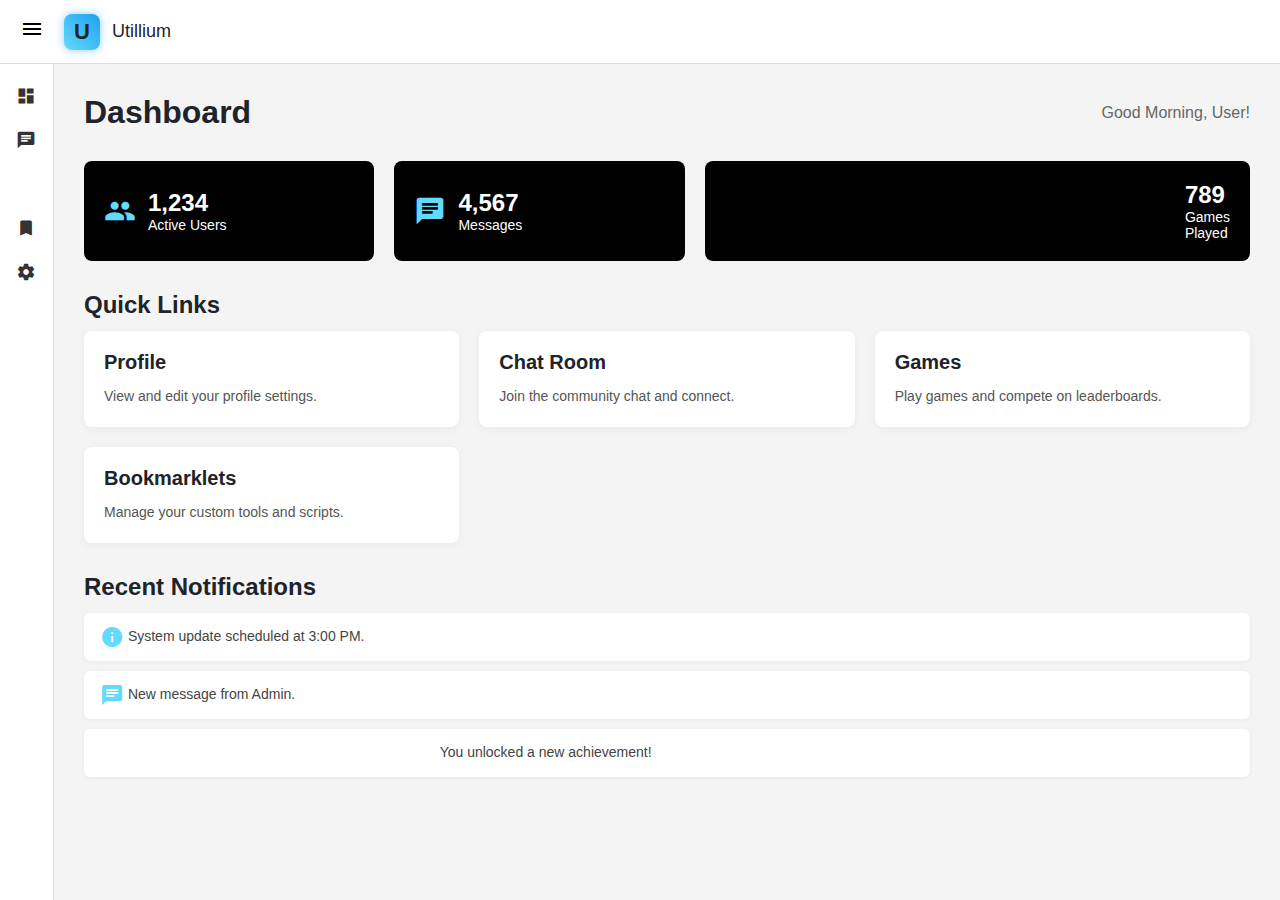
<file: index.html>
<!DOCTYPE html>
<html lang="en">
<head>
  <meta charset="UTF-8" />
  <meta name="viewport" content="width=device-width, initial-scale=1" />
  <title>Utillium</title>
  <link rel="stylesheet" href="css/index.css" />
  <link href="https://fonts.googleapis.com/icon?family=Material+Icons" rel="stylesheet" />
</head>
<body>
  <header class="topbar">
    <button id="sidebarToggle" class="toggle-button">
      <i class="material-icons">menu</i>
    </button>
    <div class="topbar-logo">
      <div class="logo-icon">U</div>
      <div class="logo-text">Utillium</div>
    </div>
  </header>

  <aside id="sidebar" class="sidebar">
    <nav class="sidebar-nav">
      <button class="nav-button" data-src="dashboard.html">
        <i class="material-icons">dashboard</i>
        <span>Dashboard</span>
      </button>
      <button class="nav-button" data-src="chat.html">
        <i class="material-icons">chat</i>
        <span>Chat</span>
      </button>
      <button class="nav-button" data-src="games.html">
        <i class="material-icons">sports_esports</i>
        <span>Games</span>
      </button>
      <button class="nav-button" data-src="bookmarklets.html">
        <i class="material-icons">bookmark</i>
        <span>Bookmarklets</span>
      </button>
      <button class="nav-button" data-src="settings.html">
        <i class="material-icons">settings</i>
        <span>Settings</span>
      </button>
    </nav>
  </aside>

  <main class="main">
    <div class="iframe-container">
      <iframe id="contentFrame" src="dashboard.html"></iframe>
      <div id="loader" class="loading">Loading…</div>
    </div>
  </main>

  <script>
    const sidebar = document.getElementById('sidebar');
    const toggleBtn = document.getElementById('sidebarToggle');
    const toggleIcon = toggleBtn.querySelector('i');
    const buttons = document.querySelectorAll('.nav-button');
    const iframe = document.getElementById('contentFrame');
    const loader = document.getElementById('loader');

    toggleBtn.addEventListener('click', () => {
      const expanded = sidebar.classList.toggle('expanded');
      toggleIcon.textContent = expanded ? 'close' : 'menu';
    });

    buttons.forEach(btn => {
      btn.addEventListener('click', () => {
        loader.classList.add('show');
        iframe.src = btn.dataset.src;
      });
    });

    iframe.addEventListener('load', () => loader.classList.remove('show'));
  </script>
</body>
</html>
</file>
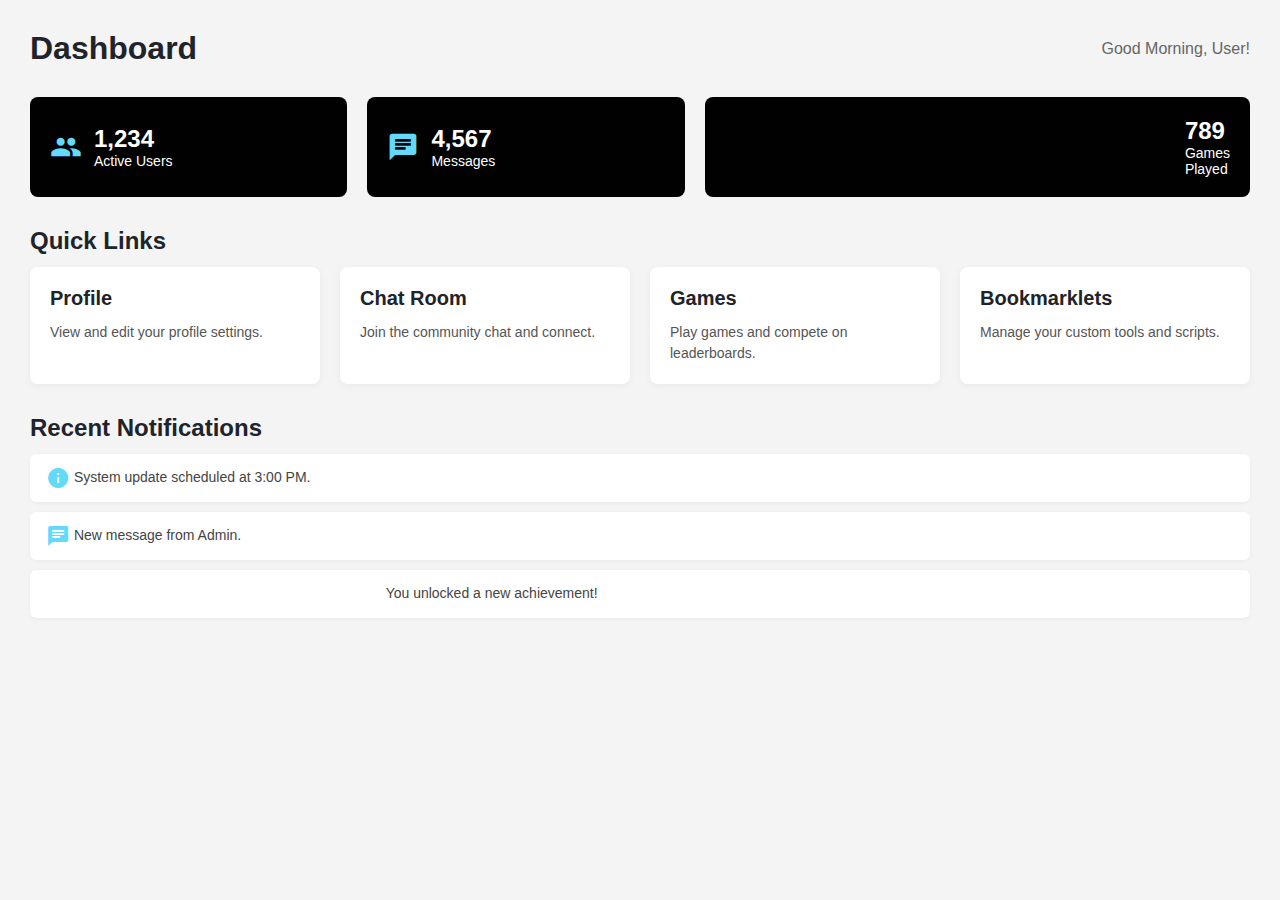
<file: dashboard.html>
<!DOCTYPE html>
<html lang="en">
<head>
  <meta charset="UTF-8" />
  <meta name="viewport" content="width=device-width, initial-scale=1.0" />
  <title>Utillium Dashboard</title>
  <link href="https://fonts.googleapis.com/icon?family=Material+Icons" rel="stylesheet" />
  <style>
    * { margin:0; padding:0; box-sizing:border-box; }
    body { font-family:'Segoe UI',sans-serif; background:#f4f4f4; color:#333; padding:30px; }
    .header { display:flex; justify-content:space-between; align-items:center; margin-bottom:30px; }
    .header h1 { font-size:32px; color:#20232a; }
    .header .welcome { font-size:16px; color:#666; }
    .grid { display:grid; grid-template-columns:repeat(auto-fill,minmax(280px,1fr)); gap:20px; }
    .card { background:#fff; padding:20px; border-radius:8px; box-shadow:0 2px 8px rgba(0,0,0,0.05); }
    .card h2 { font-size:20px; margin-bottom:12px; color:#20232a; }
    .card p { font-size:14px; color:#555; line-height:1.5; }
    .stats { display:flex; gap:20px; margin-bottom:30px; }
    .stat { flex:1; background:#010101; color:#fff; padding:20px; border-radius:8px; display:flex; align-items:center; }
    .stat-icon { font-size:32px; margin-right:12px; color:#61dafb; }
    .stat-info { }
    .stat-info .number { font-size:24px; font-weight:700; }
    .stat-info .label { font-size:14px; }
    .section { margin-bottom:30px; }
    .section h3 { font-size:24px; margin-bottom:12px; color:#20232a; }
    .notifications { list-style:none; }
    .notifications li { background:#fff; padding:12px 16px; border-radius:6px; box-shadow:0 1px 4px rgba(0,0,0,0.05); margin-bottom:10px; font-size:14px; color:#444; }
  </style>
</head>
<body>
  <div class="header">
    <h1>Dashboard</h1>
    <div class="welcome">Good <span id="greet"></span>, User!</div>
  </div>
  <div class="stats">
    <div class="stat">
      <i class="material-icons stat-icon">people</i>
      <div class="stat-info">
        <div class="number">1,234</div>
        <div class="label">Active Users</div>
      </div>
    </div>
    <div class="stat">
      <i class="material-icons stat-icon">chat</i>
      <div class="stat-info">
        <div class="number">4,567</div>
        <div class="label">Messages</div>
      </div>
    </div>
    <div class="stat">
      <i class="material-icons stat-icon">sports_esports</i>
      <div class="stat-info">
        <div class="number">789</div>
        <div class="label">Games Played</div>
      </div>
    </div>
  </div>
  <div class="section">
    <h3>Quick Links</h3>
    <div class="grid">
      <div class="card"><h2>Profile</h2><p>View and edit your profile settings.</p></div>
      <div class="card"><h2>Chat Room</h2><p>Join the community chat and connect.</p></div>
      <div class="card"><h2>Games</h2><p>Play games and compete on leaderboards.</p></div>
      <div class="card"><h2>Bookmarklets</h2><p>Manage your custom tools and scripts.</p></div>
    </div>
  </div>
  <div class="section">
    <h3>Recent Notifications</h3>
    <ul class="notifications">
      <li><i class="material-icons" style="vertical-align:middle;color:#61dafb;">info</i> System update scheduled at 3:00 PM.</li>
      <li><i class="material-icons" style="vertical-align:middle;color:#61dafb;">chat</i> New message from Admin.</li>
      <li><i class="material-icons" style="vertical-align:middle;color:#61dafb;">sports_esports</i> You unlocked a new achievement!</li>
    </ul>
  </div>
  <script>
    const hour = new Date().getHours();
    const greetEl = document.getElementById('greet');
    if(hour<12) greetEl.textContent='Morning';
    else if(hour<18) greetEl.textContent='Afternoon';
    else greetEl.textContent='Evening';
  </script>
</body>
</html>
</file>
<file: css/index.css>
* {
  margin: 0;
  padding: 0;
  box-sizing: border-box;
}

body {
  font-family: 'Segoe UI', sans-serif;
  background-color: #f4f4f4;
  color: #333;
  overflow: hidden;
}

.topbar {
  position: fixed;
  top: 0;
  left: 0;
  right: 0;
  height: 64px;
  background-color: #ffffff;
  border-bottom: 1px solid #ddd;
  display: flex;
  align-items: center;
  padding: 0 20px;
  z-index: 999;
}

.toggle-button {
  background: none;
  border: none;
  font-size: 24px;
  cursor: pointer;
  margin-right: 20px;
}

.topbar-logo {
  display: flex;
  align-items: center;
}

.logo-icon {
  width: 36px;
  height: 36px;
  background: linear-gradient(45deg, #61dafb, #21a1f1);
  border-radius: 8px;
  display: flex;
  align-items: center;
  justify-content: center;
  color: #20232a;
  font-weight: 900;
  font-size: 22px;
  margin-right: 12px;
  box-shadow: 0 0 8px rgba(33, 161, 241, 0.5);
}

.logo-text {
  font-size: 18px;
  color: #20232a;
}

.sidebar {
  position: fixed;
  top: 64px;
  left: 0;
  width: 54px;
  height: calc(100% - 64px);
  background-color: #ffffff;
  border-right: 1px solid #ddd;
  transition: width 0.2s ease;
  overflow: hidden;
  z-index: 1001;
}

.sidebar.expanded {
  width: 200px;
}

.sidebar-nav {
  display: flex;
  flex-direction: column;
  padding: 10px 0;
}

.nav-button {
  display: flex;
  align-items: center;
  width: 100%;
  padding: 12px 16px;
  font-size: 16px;
  color: #333;
  background: none;
  border: none;
  text-align: left;
  cursor: pointer;
  transition: background 0.2s ease;
}

.nav-button:hover {
  background-color: #f0f0f0;
}

.nav-button i {
  font-size: 20px;
  width: 24px;
}

.nav-button span {
  margin-left: 16px;
  white-space: nowrap;
  opacity: 0;
  transition: opacity 0.3s ease;
}

.sidebar.expanded .nav-button span {
  opacity: 1;
}

.main {
  position: fixed;
  top: 64px;
  left: 54px;
  right: 0;
  bottom: 0;
  transition: left 0.3s ease;
  overflow: hidden;
}

.sidebar.expanded ~ .main {
  left: 200px;
}

.iframe-container {
  width: 100%;
  height: 100%;
  position: relative;
}

iframe {
  width: 100%;
  height: 100%;
  border: none;
}

.loading {
  position: absolute;
  top: 0;
  left: 0;
  width: 100%;
  height: 100%;
  background: rgba(255, 255, 255, 0.8);
  display: flex;
  justify-content: center;
  align-items: center;
  color: #333;
  font-size: 24px;
  opacity: 0;
  transition: opacity 0.2s ease;
  pointer-events: none;
}

.loading.show {
  opacity: 1;
  pointer-events: auto;
}
</file>
